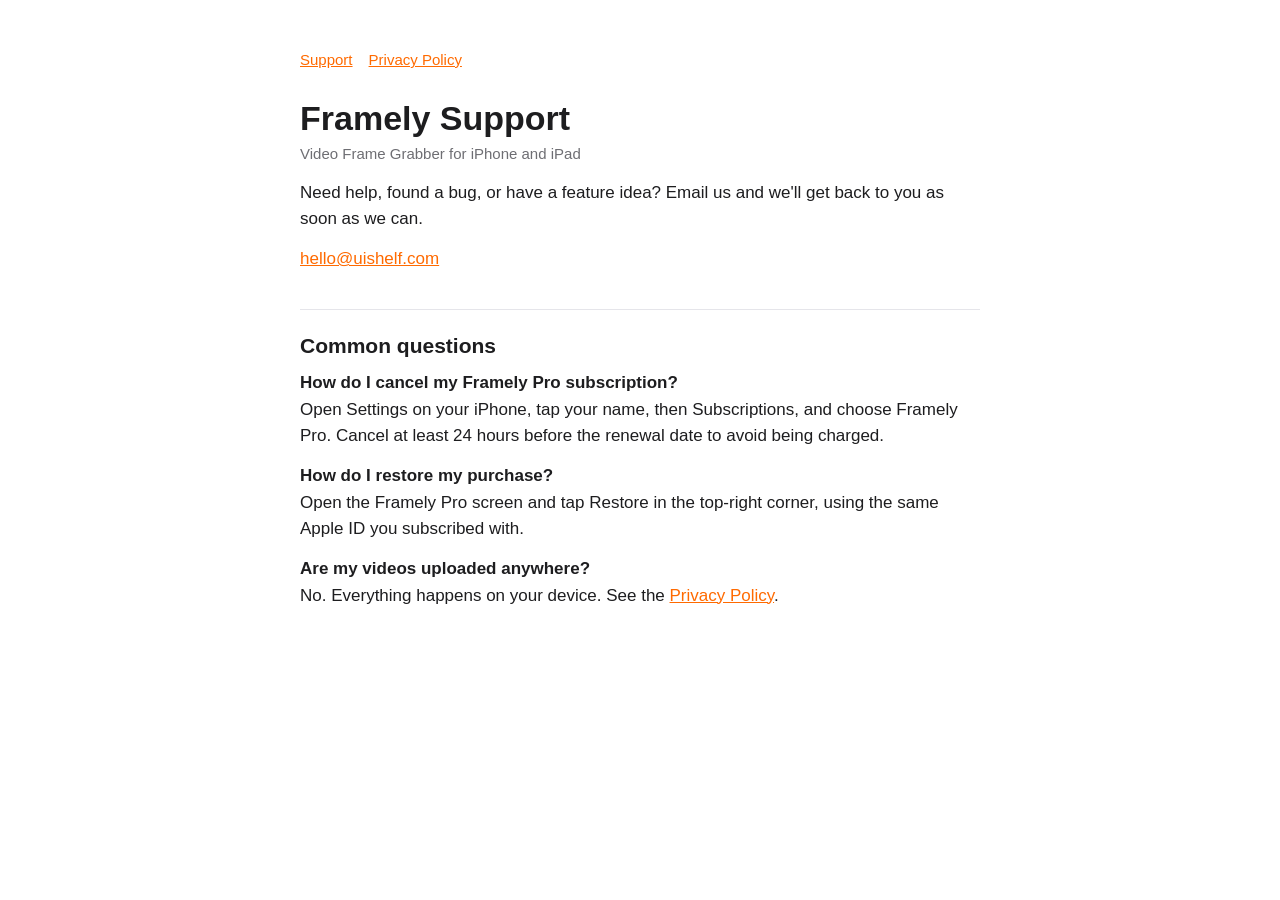
<file: index.html>
<!doctype html><html lang="en"><head><meta charset="utf-8"><meta name="viewport" content="width=device-width,initial-scale=1"><title>Framely - Support</title><link rel="stylesheet" href="style.css"></head><body><main>
<nav><a href="index.html">Support</a><a href="privacy.html">Privacy Policy</a></nav>
<h1>Framely Support</h1><p class="mut">Video Frame Grabber for iPhone and iPad</p>
<p>Need help, found a bug, or have a feature idea? Email us and we'll get back to you as soon as we can.</p>
<p><a href="mailto:hello@uishelf.com?subject=Framely%20Support">hello@uishelf.com</a></p>
<h2>Common questions</h2>
<p><strong>How do I cancel my Framely Pro subscription?</strong><br>Open Settings on your iPhone, tap your name, then Subscriptions, and choose Framely Pro. Cancel at least 24 hours before the renewal date to avoid being charged.</p>
<p><strong>How do I restore my purchase?</strong><br>Open the Framely Pro screen and tap Restore in the top-right corner, using the same Apple ID you subscribed with.</p>
<p><strong>Are my videos uploaded anywhere?</strong><br>No. Everything happens on your device. See the <a href="privacy.html">Privacy Policy</a>.</p>
</main></body></html>
</file>
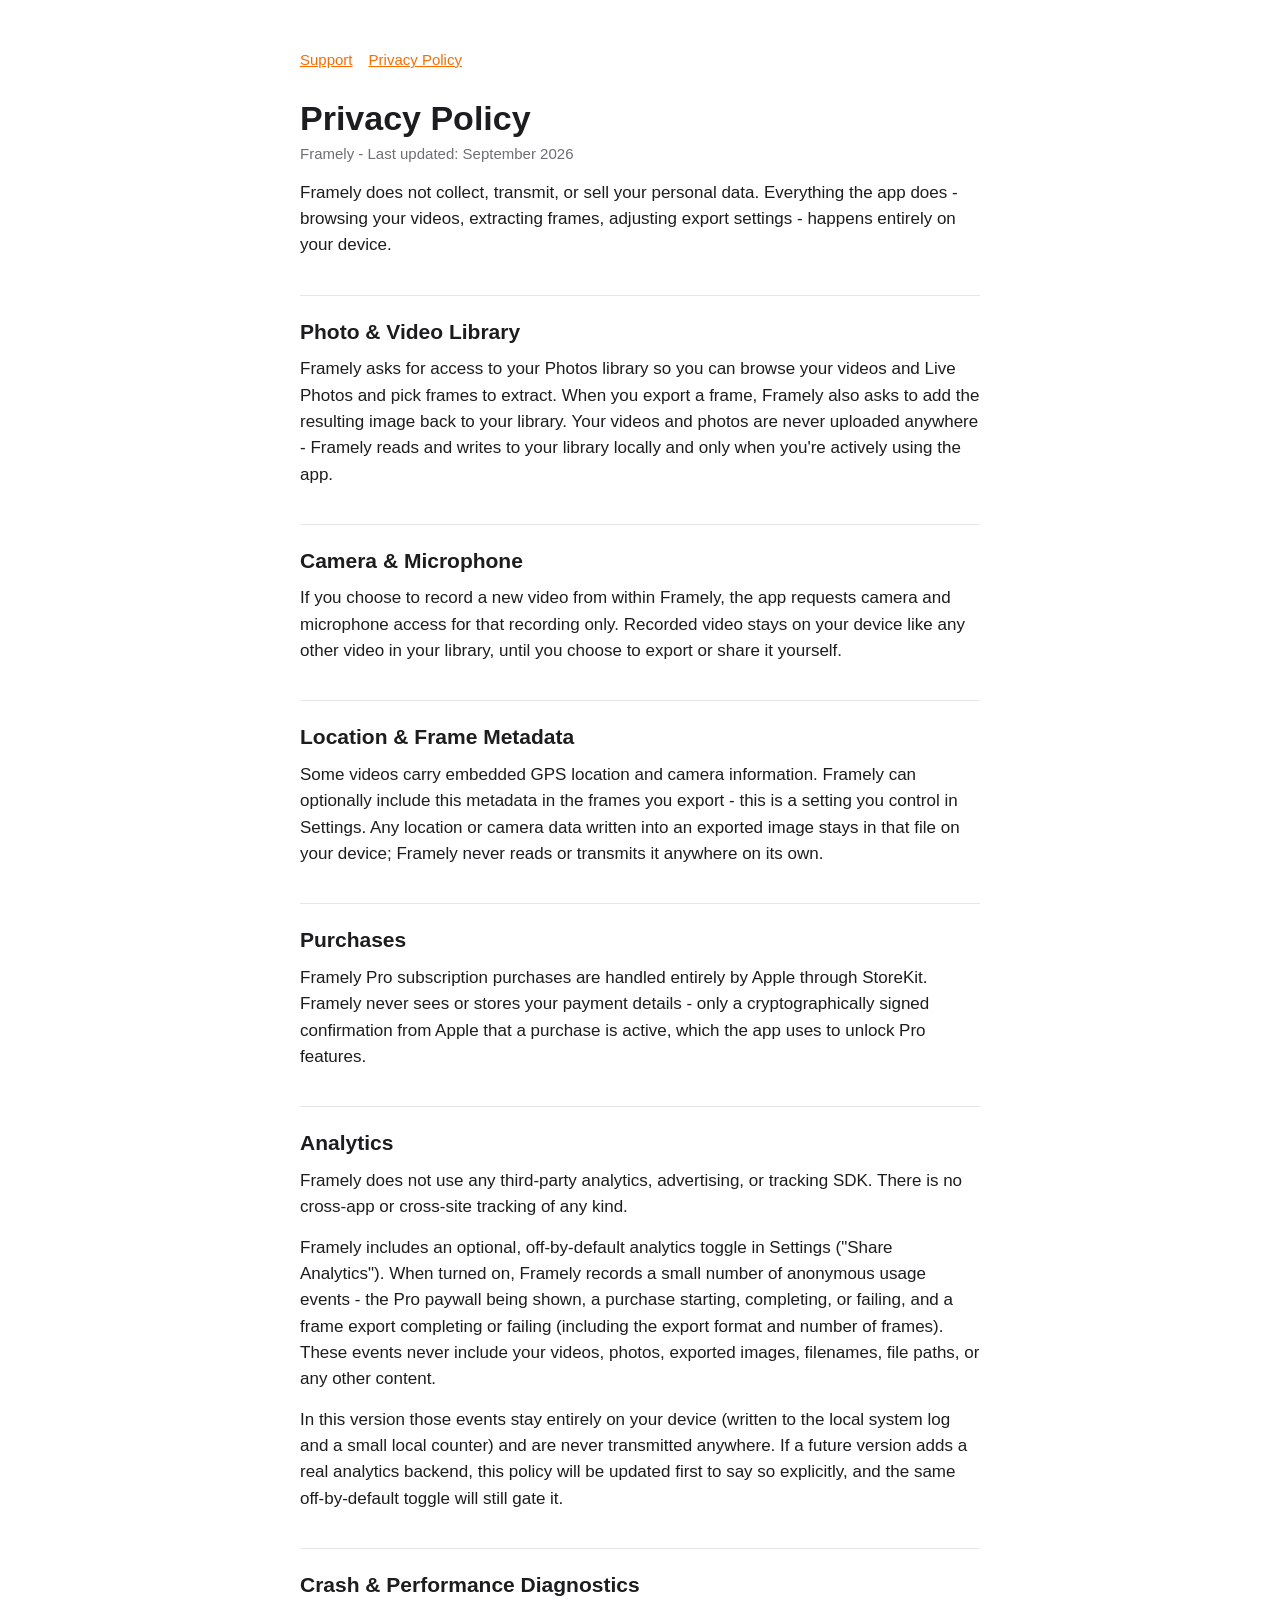
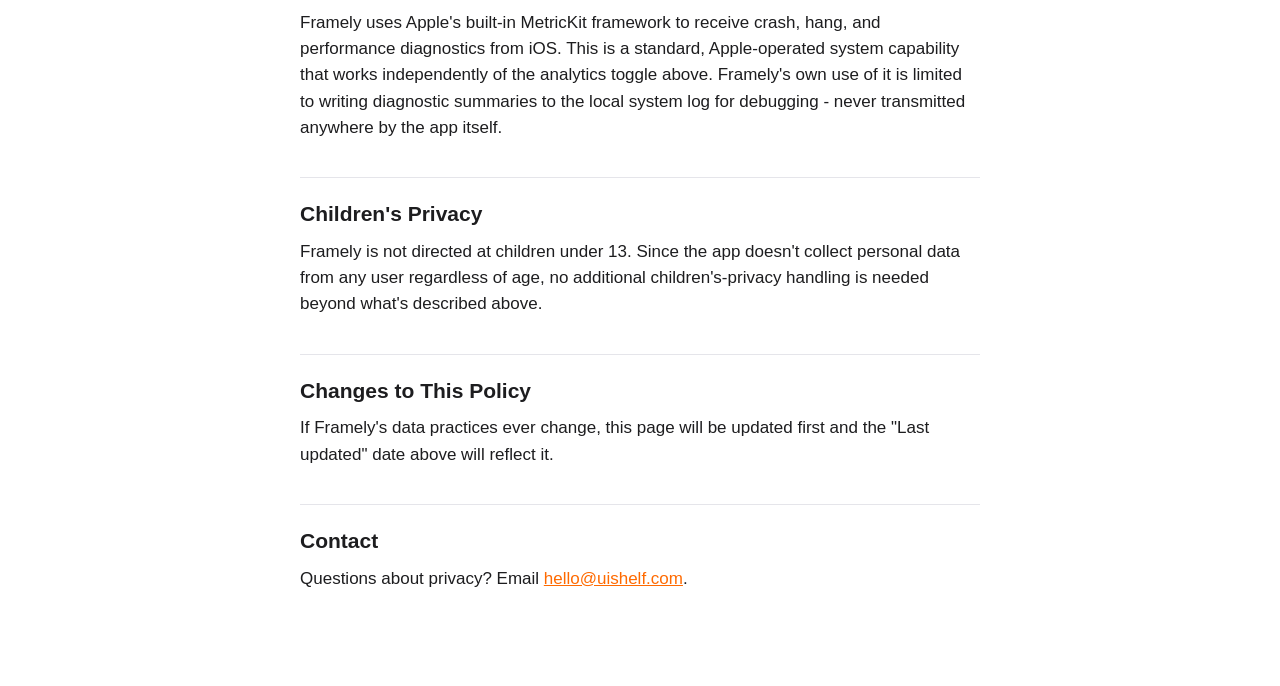
<file: privacy.html>
<!doctype html><html lang="en"><head><meta charset="utf-8"><meta name="viewport" content="width=device-width,initial-scale=1"><title>Framely - Privacy Policy</title><link rel="stylesheet" href="style.css"></head><body><main>
<nav><a href="index.html">Support</a><a href="privacy.html">Privacy Policy</a></nav>
<h1>Privacy Policy</h1><p class="mut">Framely - Last updated: September 2026</p>
<p>Framely does not collect, transmit, or sell your personal data. Everything the app does - browsing your videos, extracting frames, adjusting export settings - happens entirely on your device.</p>
<h2>Photo &amp; Video Library</h2>
<p>Framely asks for access to your Photos library so you can browse your videos and Live Photos and pick frames to extract. When you export a frame, Framely also asks to add the resulting image back to your library. Your videos and photos are never uploaded anywhere - Framely reads and writes to your library locally and only when you're actively using the app.</p>
<h2>Camera &amp; Microphone</h2>
<p>If you choose to record a new video from within Framely, the app requests camera and microphone access for that recording only. Recorded video stays on your device like any other video in your library, until you choose to export or share it yourself.</p>
<h2>Location &amp; Frame Metadata</h2>
<p>Some videos carry embedded GPS location and camera information. Framely can optionally include this metadata in the frames you export - this is a setting you control in Settings. Any location or camera data written into an exported image stays in that file on your device; Framely never reads or transmits it anywhere on its own.</p>
<h2>Purchases</h2>
<p>Framely Pro subscription purchases are handled entirely by Apple through StoreKit. Framely never sees or stores your payment details - only a cryptographically signed confirmation from Apple that a purchase is active, which the app uses to unlock Pro features.</p>
<h2>Analytics</h2>
<p>Framely does not use any third-party analytics, advertising, or tracking SDK. There is no cross-app or cross-site tracking of any kind.</p>
<p>Framely includes an optional, off-by-default analytics toggle in Settings ("Share Analytics"). When turned on, Framely records a small number of anonymous usage events - the Pro paywall being shown, a purchase starting, completing, or failing, and a frame export completing or failing (including the export format and number of frames). These events never include your videos, photos, exported images, filenames, file paths, or any other content.</p>
<p>In this version those events stay entirely on your device (written to the local system log and a small local counter) and are never transmitted anywhere. If a future version adds a real analytics backend, this policy will be updated first to say so explicitly, and the same off-by-default toggle will still gate it.</p>
<h2>Crash &amp; Performance Diagnostics</h2>
<p>Framely uses Apple's built-in MetricKit framework to receive crash, hang, and performance diagnostics from iOS. This is a standard, Apple-operated system capability that works independently of the analytics toggle above. Framely's own use of it is limited to writing diagnostic summaries to the local system log for debugging - never transmitted anywhere by the app itself.</p>
<h2>Children's Privacy</h2>
<p>Framely is not directed at children under 13. Since the app doesn't collect personal data from any user regardless of age, no additional children's-privacy handling is needed beyond what's described above.</p>
<h2>Changes to This Policy</h2>
<p>If Framely's data practices ever change, this page will be updated first and the "Last updated" date above will reflect it.</p>
<h2>Contact</h2>
<p>Questions about privacy? Email <a href="mailto:hello@uishelf.com?subject=Privacy%20Question">hello@uishelf.com</a>.</p>
</main></body></html>
</file>
<file: style.css>
:root{color-scheme:light dark;--bg:#fff;--fg:#1d1d1f;--mut:#6e6e73;--acc:#ff6a00;--line:#e5e5ea}
@media(prefers-color-scheme:dark){:root{--bg:#000;--fg:#f5f5f7;--mut:#a1a1a6;--acc:#ff9142;--line:#2c2c2e}}
*{box-sizing:border-box}body{margin:0;background:var(--bg);color:var(--fg);font:17px/1.55 -apple-system,BlinkMacSystemFont,"SF Pro Text",Helvetica,Arial,sans-serif}
main{max-width:720px;margin:0 auto;padding:48px 20px 80px}h1{font-size:34px;line-height:1.15;margin:0 0 4px}h2{font-size:21px;margin:36px 0 8px;padding-top:20px;border-top:1px solid var(--line)}
p{margin:0 0 14px}.mut{color:var(--mut);font-size:15px}a{color:var(--acc)}nav{margin-bottom:28px;font-size:15px}nav a{margin-right:16px}
</file>
